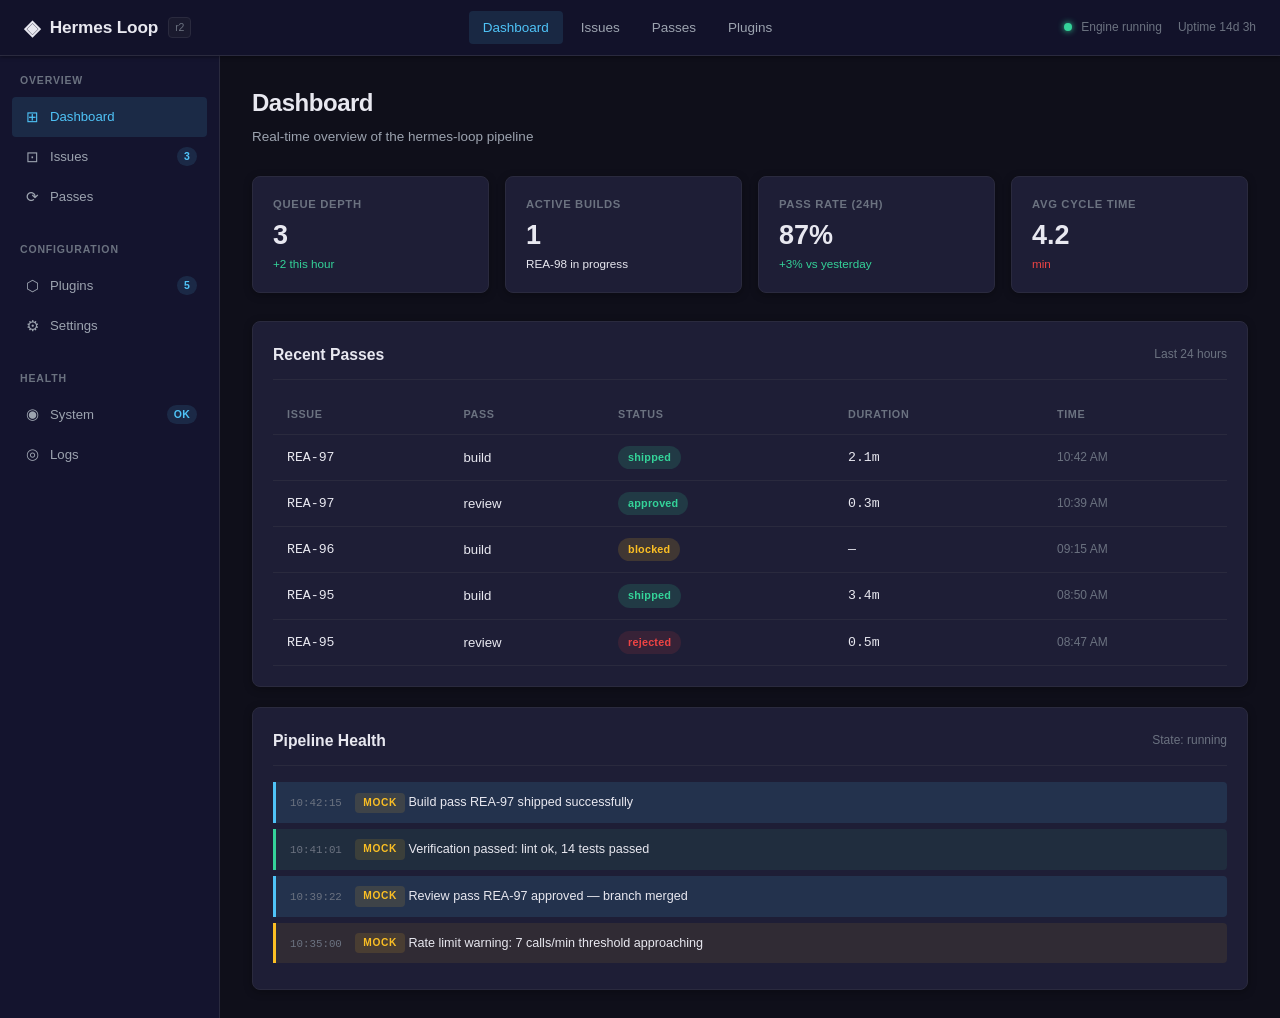
<file: webui/dashboard.html>
<!DOCTYPE html>
<html lang="en">
<head>
  <meta charset="UTF-8">
  <meta name="viewport" content="width=device-width, initial-scale=1.0">
  <title>Dashboard — Hermes Loop r2</title>
  <link rel="stylesheet" href="static/style.css">
</head>
<body>

<!-- Top Nav Bar -->
<nav class="top-nav">
  <a href="dashboard.html" class="nav-brand">
    <span class="logo">◈</span>
    Hermes Loop
    <span class="version">r2</span>
  </a>
  <div class="nav-links">
    <a href="dashboard.html" class="active">Dashboard</a>
    <a href="issues.html">Issues</a>
    <a href="passes.html">Passes</a>
    <a href="plugins.html">Plugins</a>
  </div>
  <div class="nav-status">
    <span><span class="status-dot"></span> Engine running</span>
    <span>Uptime 14d 3h</span>
  </div>
</nav>

<!-- Left Sidebar -->
<aside class="sidebar">
  <div class="sidebar-section">
    <div class="sidebar-label">Overview</div>
    <a href="dashboard.html" class="sidebar-link active">
      <span class="icon">⊞</span> Dashboard
    </a>
    <a href="issues.html" class="sidebar-link">
      <span class="icon">⊡</span> Issues
      <span class="badge" id="sidebar-open-count">3</span>
    </a>
    <a href="passes.html" class="sidebar-link">
      <span class="icon">⟳</span> Passes
    </a>
  </div>
  <div class="sidebar-section">
    <div class="sidebar-label">Configuration</div>
    <a href="plugins.html" class="sidebar-link">
      <span class="icon">⬡</span> Plugins
      <span class="badge" id="sidebar-plugin-count">5</span>
    </a>
    <a href="issues.html" class="sidebar-link">
      <span class="icon">⚙</span> Settings
    </a>
  </div>
  <div class="sidebar-section">
    <div class="sidebar-label">Health</div>
    <a href="dashboard.html" class="sidebar-link">
      <span class="icon">◉</span> System
      <span class="badge badge-success">OK</span>
    </a>
    <a href="passes.html" class="sidebar-link">
      <span class="icon">◎</span> Logs
    </a>
  </div>
</aside>

<!-- Main Content -->
<main class="main-content">
  <div class="page-header">
    <h1>Dashboard</h1>
    <p>Real-time overview of the hermes-loop pipeline</p>
  </div>

  <!-- Stats Grid -->
  <div class="stats-grid">
    <div class="stat-card">
      <div class="stat-label">Queue Depth</div>
      <div class="stat-value" id="queue-depth">3</div>
      <div class="stat-change up">+2 this hour</div>
    </div>
    <div class="stat-card">
      <div class="stat-label">Active Builds</div>
      <div class="stat-value" id="active-builds">1</div>
      <div class="stat-change">REA-98 in progress</div>
    </div>
    <div class="stat-card">
      <div class="stat-label">Pass Rate (24h)</div>
      <div class="stat-value" id="pass-rate">87%</div>
      <div class="stat-change up">+3% vs yesterday</div>
    </div>
    <div class="stat-card">
      <div class="stat-label">Avg Cycle Time</div>
      <div class="stat-value" id="cycle-time">4.2</div>
      <div class="stat-change down">min</div>
    </div>
  </div>

  <!-- Recent Activity -->
  <div class="card mb-md">
    <div class="card-header">
      <h2>Recent Passes</h2>
      <span class="card-subtitle" id="recent-passes-count">Last 24 hours</span>
    </div>
    <div class="table-wrap">
      <table>
        <thead>
          <tr>
            <th>Issue</th>
            <th>Pass</th>
            <th>Status</th>
            <th>Duration</th>
            <th>Time</th>
          </tr>
        </thead>
        <tbody id="recent-passes-tbody">
          <tr>
            <td class="mono">REA-97</td>
            <td>build</td>
            <td><span class="badge badge-success">shipped</span></td>
            <td class="mono">2.1m</td>
            <td class="text-muted text-sm">10:42 AM</td>
          </tr>
          <tr>
            <td class="mono">REA-97</td>
            <td>review</td>
            <td><span class="badge badge-success">approved</span></td>
            <td class="mono">0.3m</td>
            <td class="text-muted text-sm">10:39 AM</td>
          </tr>
          <tr>
            <td class="mono">REA-96</td>
            <td>build</td>
            <td><span class="badge badge-warning">blocked</span></td>
            <td class="mono">—</td>
            <td class="text-muted text-sm">09:15 AM</td>
          </tr>
          <tr>
            <td class="mono">REA-95</td>
            <td>build</td>
            <td><span class="badge badge-success">shipped</span></td>
            <td class="mono">3.4m</td>
            <td class="text-muted text-sm">08:50 AM</td>
          </tr>
          <tr>
            <td class="mono">REA-95</td>
            <td>review</td>
            <td><span class="badge badge-danger">rejected</span></td>
            <td class="mono">0.5m</td>
            <td class="text-muted text-sm">08:47 AM</td>
          </tr>
        </tbody>
      </table>
    </div>
  </div>

  <!-- Pipeline Health -->
  <div class="card">
    <div class="card-header">
      <h2>Pipeline Health</h2>
      <span class="card-subtitle" id="pipeline-state">State: running</span>
    </div>
    <div class="log-entry info">
      <span class="log-time">10:42:15</span>
      <span class="mock-label">mock</span>
      Build pass REA-97 shipped successfully
    </div>
    <div class="log-entry success">
      <span class="log-time">10:41:01</span>
      <span class="mock-label">mock</span>
      Verification passed: lint ok, 14 tests passed
    </div>
    <div class="log-entry info">
      <span class="log-time">10:39:22</span>
      <span class="mock-label">mock</span>
      Review pass REA-97 approved — branch merged
    </div>
    <div class="log-entry warn">
      <span class="log-time">10:35:00</span>
      <span class="mock-label">mock</span>
      Rate limit warning: 7 calls/min threshold approaching
    </div>
  </div>
</main>

</body>
</html>
</file>
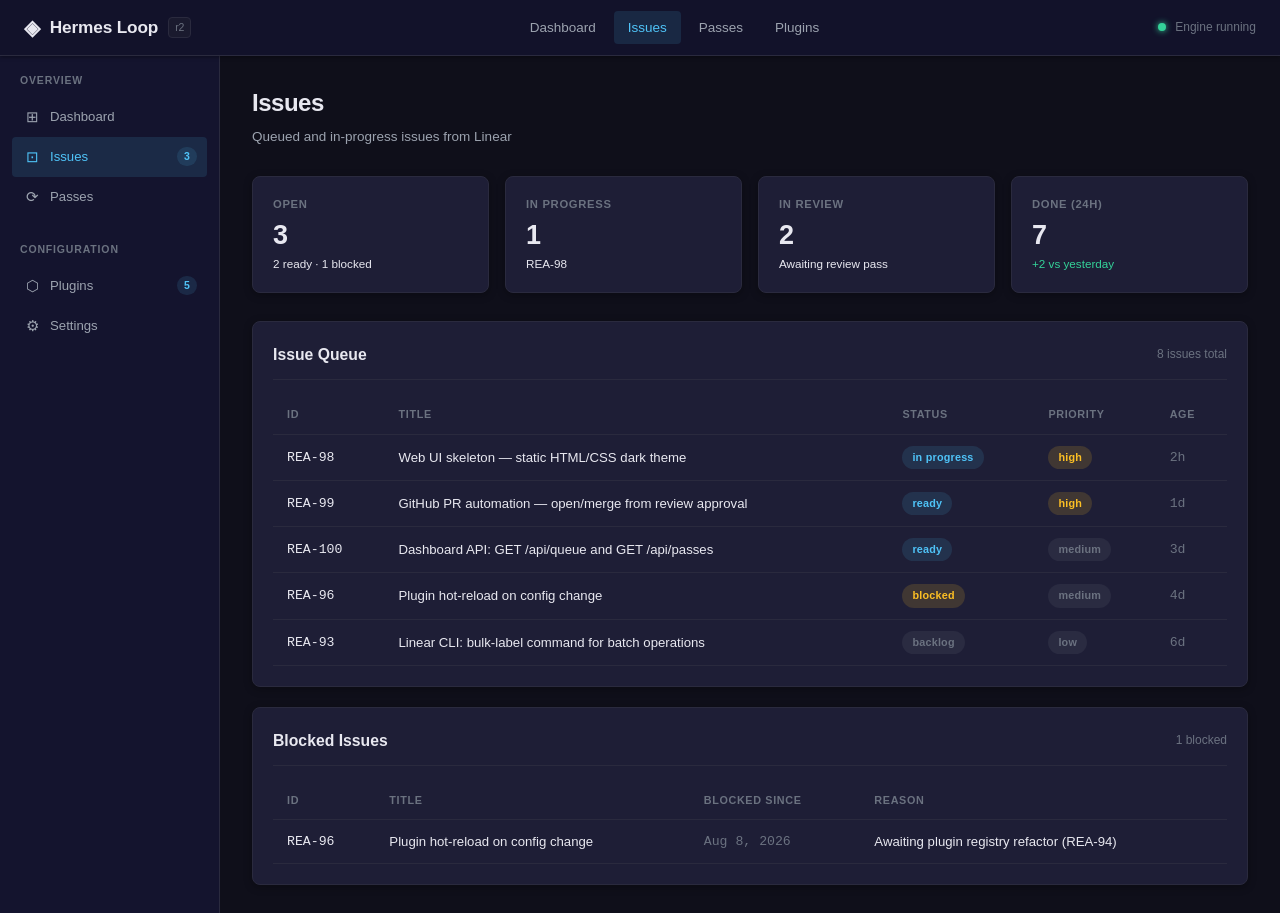
<file: webui/issues.html>
<!DOCTYPE html>
<html lang="en">
<head>
  <meta charset="UTF-8">
  <meta name="viewport" content="width=device-width, initial-scale=1.0">
  <title>Issues — Hermes Loop r2</title>
  <link rel="stylesheet" href="static/style.css">
</head>
<body>

<nav class="top-nav">
  <a href="dashboard.html" class="nav-brand">
    <span class="logo">◈</span>
    Hermes Loop
    <span class="version">r2</span>
  </a>
  <div class="nav-links">
    <a href="dashboard.html">Dashboard</a>
    <a href="issues.html" class="active">Issues</a>
    <a href="passes.html">Passes</a>
    <a href="plugins.html">Plugins</a>
  </div>
  <div class="nav-status">
    <span><span class="status-dot"></span> Engine running</span>
  </div>
</nav>

<aside class="sidebar">
  <div class="sidebar-section">
    <div class="sidebar-label">Overview</div>
    <a href="dashboard.html" class="sidebar-link">
      <span class="icon">⊞</span> Dashboard
    </a>
    <a href="issues.html" class="sidebar-link active">
      <span class="icon">⊡</span> Issues
      <span class="badge" id="sidebar-open-count">3</span>
    </a>
    <a href="passes.html" class="sidebar-link">
      <span class="icon">⟳</span> Passes
    </a>
  </div>
  <div class="sidebar-section">
    <div class="sidebar-label">Configuration</div>
    <a href="plugins.html" class="sidebar-link">
      <span class="icon">⬡</span> Plugins
      <span class="badge" id="sidebar-plugin-count">5</span>
    </a>
    <a href="issues.html" class="sidebar-link">
      <span class="icon">⚙</span> Settings
    </a>
  </div>
</aside>

<main class="main-content">
  <div class="page-header">
    <h1>Issues</h1>
    <p>Queued and in-progress issues from Linear</p>
  </div>

  <!-- Queue Stats -->
  <div class="stats-grid">
    <div class="stat-card">
      <div class="stat-label">Open</div>
      <div class="stat-value" id="open-count">3</div>
      <div class="stat-change">2 ready · 1 blocked</div>
    </div>
    <div class="stat-card">
      <div class="stat-label">In Progress</div>
      <div class="stat-value" id="in-progress-count">1</div>
      <div class="stat-change">REA-98</div>
    </div>
    <div class="stat-card">
      <div class="stat-label">In Review</div>
      <div class="stat-value" id="in-review-count">2</div>
      <div class="stat-change">Awaiting review pass</div>
    </div>
    <div class="stat-card">
      <div class="stat-label">Done (24h)</div>
      <div class="stat-value" id="done-count">7</div>
      <div class="stat-change up">+2 vs yesterday</div>
    </div>
  </div>

  <!-- Issue Queue Table -->
  <div class="card mb-md">
    <div class="card-header">
      <h2>Issue Queue</h2>
      <span class="card-subtitle" id="queue-total">8 issues total</span>
    </div>
    <div class="table-wrap">
      <table>
        <thead>
          <tr>
            <th>ID</th>
            <th>Title</th>
            <th>Status</th>
            <th>Priority</th>
            <th>Age</th>
          </tr>
        </thead>
        <tbody id="issues-tbody">
          <tr>
            <td class="mono">REA-98</td>
            <td>Web UI skeleton — static HTML/CSS dark theme</td>
            <td><span class="badge badge-info">in progress</span></td>
            <td><span class="badge badge-warning">high</span></td>
            <td class="text-muted mono">2h</td>
          </tr>
          <tr>
            <td class="mono">REA-99</td>
            <td>GitHub PR automation — open/merge from review approval</td>
            <td><span class="badge badge-info">ready</span></td>
            <td><span class="badge badge-warning">high</span></td>
            <td class="text-muted mono">1d</td>
          </tr>
          <tr>
            <td class="mono">REA-100</td>
            <td>Dashboard API: GET /api/queue and GET /api/passes</td>
            <td><span class="badge badge-info">ready</span></td>
            <td><span class="badge badge-muted">medium</span></td>
            <td class="text-muted mono">3d</td>
          </tr>
          <tr>
            <td class="mono">REA-96</td>
            <td>Plugin hot-reload on config change</td>
            <td><span class="badge badge-warning">blocked</span></td>
            <td><span class="badge badge-muted">medium</span></td>
            <td class="text-muted mono">4d</td>
          </tr>
          <tr>
            <td class="mono">REA-93</td>
            <td>Linear CLI: bulk-label command for batch operations</td>
            <td><span class="badge badge-muted">backlog</span></td>
            <td><span class="badge badge-muted">low</span></td>
            <td class="text-muted mono">6d</td>
          </tr>
        </tbody>
      </table>
    </div>
  </div>

  <!-- Blocked Issues -->
  <div class="card">
    <div class="card-header">
      <h2>Blocked Issues</h2>
      <span class="card-subtitle" id="blocked-count">1 blocked</span>
    </div>
    <div class="table-wrap">
      <table>
        <thead>
          <tr>
            <th>ID</th>
            <th>Title</th>
            <th>Blocked Since</th>
            <th>Reason</th>
          </tr>
        </thead>
        <tbody id="blocked-tbody">
          <tr>
            <td class="mono">REA-96</td>
            <td>Plugin hot-reload on config change</td>
            <td class="text-muted mono">Aug 8, 2026</td>
            <td>Awaiting plugin registry refactor (REA-94)</td>
          </tr>
        </tbody>
      </table>
    </div>
  </div>
</main>

</body>
</html>
</file>
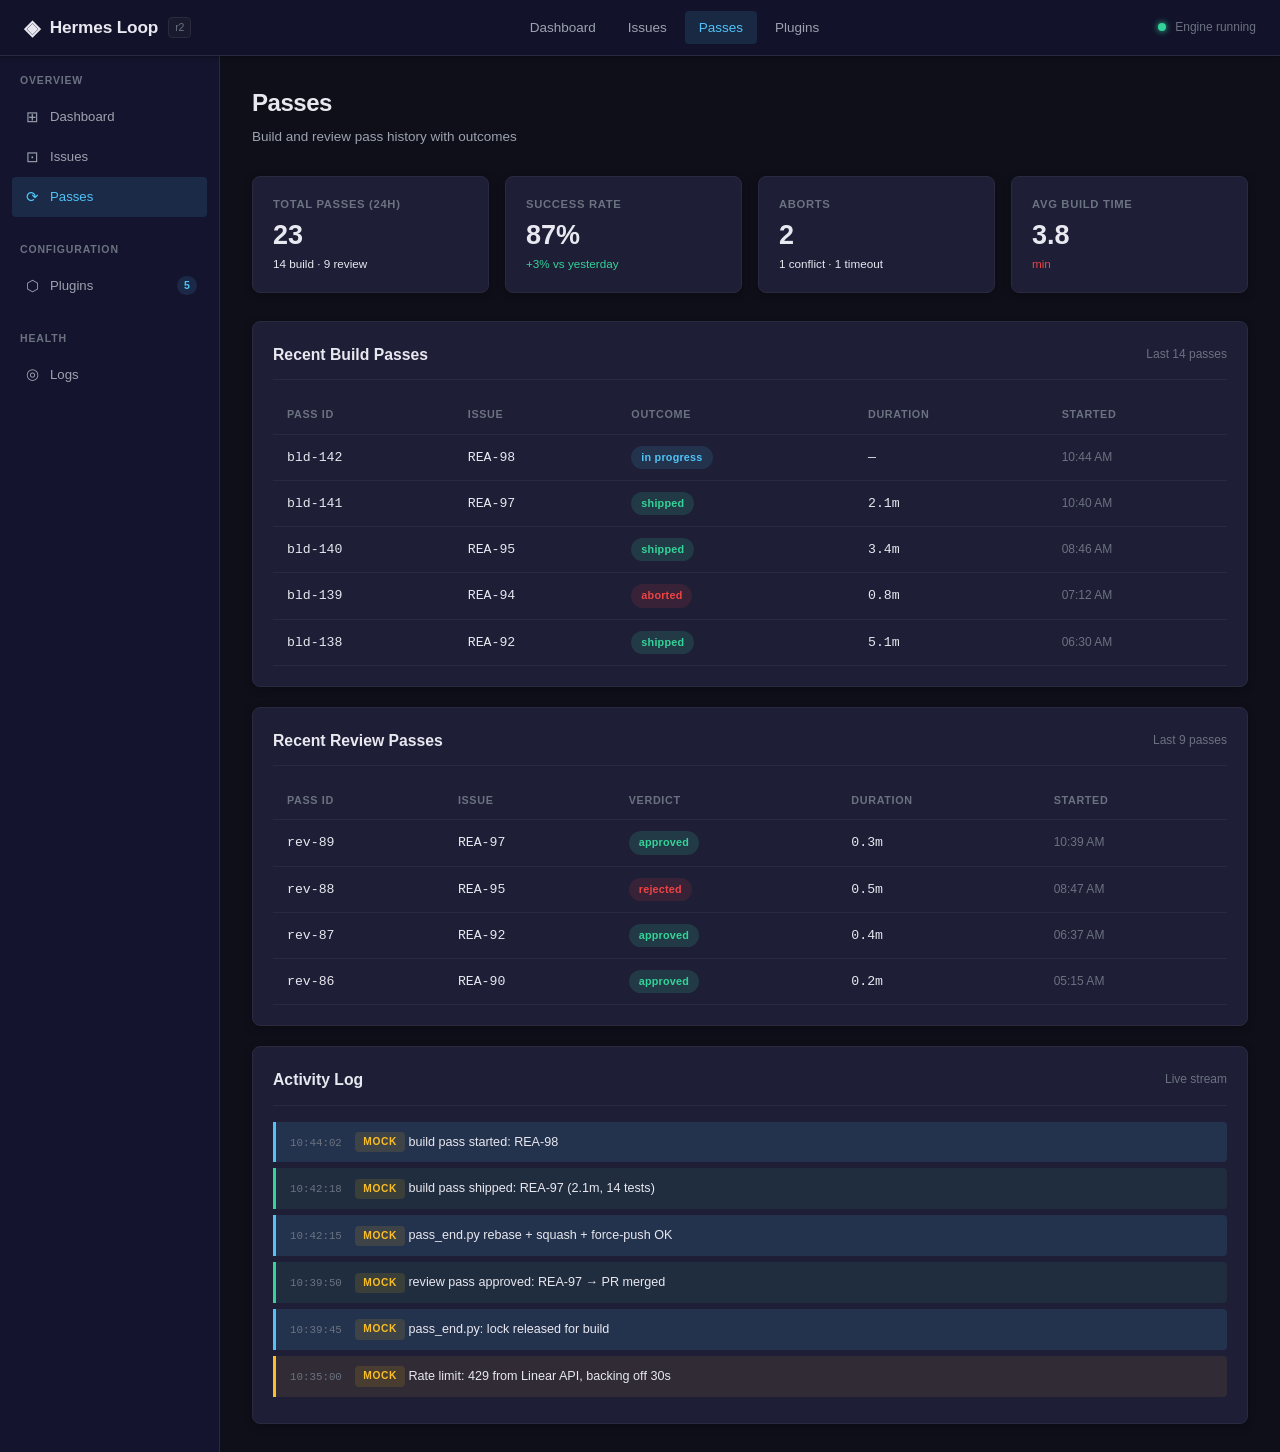
<file: webui/passes.html>
<!DOCTYPE html>
<html lang="en">
<head>
  <meta charset="UTF-8">
  <meta name="viewport" content="width=device-width, initial-scale=1.0">
  <title>Passes — Hermes Loop r2</title>
  <link rel="stylesheet" href="static/style.css">
</head>
<body>

<nav class="top-nav">
  <a href="dashboard.html" class="nav-brand">
    <span class="logo">◈</span>
    Hermes Loop
    <span class="version">r2</span>
  </a>
  <div class="nav-links">
    <a href="dashboard.html">Dashboard</a>
    <a href="issues.html">Issues</a>
    <a href="passes.html" class="active">Passes</a>
    <a href="plugins.html">Plugins</a>
  </div>
  <div class="nav-status">
    <span><span class="status-dot"></span> Engine running</span>
  </div>
</nav>

<aside class="sidebar">
  <div class="sidebar-section">
    <div class="sidebar-label">Overview</div>
    <a href="dashboard.html" class="sidebar-link">
      <span class="icon">⊞</span> Dashboard
    </a>
    <a href="issues.html" class="sidebar-link">
      <span class="icon">⊡</span> Issues
    </a>
    <a href="passes.html" class="sidebar-link active">
      <span class="icon">⟳</span> Passes
    </a>
  </div>
  <div class="sidebar-section">
    <div class="sidebar-label">Configuration</div>
    <a href="plugins.html" class="sidebar-link">
      <span class="icon">⬡</span> Plugins
      <span class="badge" id="sidebar-plugin-count">5</span>
    </a>
  </div>
  <div class="sidebar-section">
    <div class="sidebar-label">Health</div>
    <a href="passes.html" class="sidebar-link">
      <span class="icon">◎</span> Logs
    </a>
  </div>
</aside>

<main class="main-content">
  <div class="page-header">
    <h1>Passes</h1>
    <p>Build and review pass history with outcomes</p>
  </div>

  <!-- Pass Stats -->
  <div class="stats-grid">
    <div class="stat-card">
      <div class="stat-label">Total Passes (24h)</div>
      <div class="stat-value" id="total-passes">23</div>
      <div class="stat-change">14 build · 9 review</div>
    </div>
    <div class="stat-card">
      <div class="stat-label">Success Rate</div>
      <div class="stat-value" id="success-rate">87%</div>
      <div class="stat-change up">+3% vs yesterday</div>
    </div>
    <div class="stat-card">
      <div class="stat-label">Aborts</div>
      <div class="stat-value" id="abort-count">2</div>
      <div class="stat-change">1 conflict · 1 timeout</div>
    </div>
    <div class="stat-card">
      <div class="stat-label">Avg Build Time</div>
      <div class="stat-value" id="avg-build-time">3.8</div>
      <div class="stat-change down">min</div>
    </div>
  </div>

  <!-- Pass Log -->
  <div class="card mb-md">
    <div class="card-header">
      <h2>Recent Build Passes</h2>
      <span class="card-subtitle" id="build-passes-count">Last 14 passes</span>
    </div>
    <div class="table-wrap">
      <table>
        <thead>
          <tr>
            <th>Pass ID</th>
            <th>Issue</th>
            <th>Outcome</th>
            <th>Duration</th>
            <th>Started</th>
          </tr>
        </thead>
        <tbody id="build-passes-tbody">
          <tr>
            <td class="mono">bld-142</td>
            <td class="mono">REA-98</td>
            <td><span class="badge badge-info">in progress</span></td>
            <td class="mono">—</td>
            <td class="text-muted text-sm">10:44 AM</td>
          </tr>
          <tr>
            <td class="mono">bld-141</td>
            <td class="mono">REA-97</td>
            <td><span class="badge badge-success">shipped</span></td>
            <td class="mono">2.1m</td>
            <td class="text-muted text-sm">10:40 AM</td>
          </tr>
          <tr>
            <td class="mono">bld-140</td>
            <td class="mono">REA-95</td>
            <td><span class="badge badge-success">shipped</span></td>
            <td class="mono">3.4m</td>
            <td class="text-muted text-sm">08:46 AM</td>
          </tr>
          <tr>
            <td class="mono">bld-139</td>
            <td class="mono">REA-94</td>
            <td><span class="badge badge-danger">aborted</span></td>
            <td class="mono">0.8m</td>
            <td class="text-muted text-sm">07:12 AM</td>
          </tr>
          <tr>
            <td class="mono">bld-138</td>
            <td class="mono">REA-92</td>
            <td><span class="badge badge-success">shipped</span></td>
            <td class="mono">5.1m</td>
            <td class="text-muted text-sm">06:30 AM</td>
          </tr>
        </tbody>
      </table>
    </div>
  </div>

  <!-- Review Passes -->
  <div class="card mb-md">
    <div class="card-header">
      <h2>Recent Review Passes</h2>
      <span class="card-subtitle" id="review-passes-count">Last 9 passes</span>
    </div>
    <div class="table-wrap">
      <table>
        <thead>
          <tr>
            <th>Pass ID</th>
            <th>Issue</th>
            <th>Verdict</th>
            <th>Duration</th>
            <th>Started</th>
          </tr>
        </thead>
        <tbody id="review-passes-tbody">
          <tr>
            <td class="mono">rev-89</td>
            <td class="mono">REA-97</td>
            <td><span class="badge badge-success">approved</span></td>
            <td class="mono">0.3m</td>
            <td class="text-muted text-sm">10:39 AM</td>
          </tr>
          <tr>
            <td class="mono">rev-88</td>
            <td class="mono">REA-95</td>
            <td><span class="badge badge-danger">rejected</span></td>
            <td class="mono">0.5m</td>
            <td class="text-muted text-sm">08:47 AM</td>
          </tr>
          <tr>
            <td class="mono">rev-87</td>
            <td class="mono">REA-92</td>
            <td><span class="badge badge-success">approved</span></td>
            <td class="mono">0.4m</td>
            <td class="text-muted text-sm">06:37 AM</td>
          </tr>
          <tr>
            <td class="mono">rev-86</td>
            <td class="mono">REA-90</td>
            <td><span class="badge badge-success">approved</span></td>
            <td class="mono">0.2m</td>
            <td class="text-muted text-sm">05:15 AM</td>
          </tr>
        </tbody>
      </table>
    </div>
  </div>

  <!-- Pipeline Activity Log -->
  <div class="card">
    <div class="card-header">
      <h2>Activity Log</h2>
      <span class="card-subtitle" id="log-entries">Live stream</span>
    </div>
    <div class="log-entry info">
      <span class="log-time">10:44:02</span>
      <span class="mock-label">mock</span>
      build pass started: REA-98
    </div>
    <div class="log-entry success">
      <span class="log-time">10:42:18</span>
      <span class="mock-label">mock</span>
      build pass shipped: REA-97 (2.1m, 14 tests)
    </div>
    <div class="log-entry info">
      <span class="log-time">10:42:15</span>
      <span class="mock-label">mock</span>
      pass_end.py rebase + squash + force-push OK
    </div>
    <div class="log-entry success">
      <span class="log-time">10:39:50</span>
      <span class="mock-label">mock</span>
      review pass approved: REA-97 → PR merged
    </div>
    <div class="log-entry info">
      <span class="log-time">10:39:45</span>
      <span class="mock-label">mock</span>
      pass_end.py: lock released for build
    </div>
    <div class="log-entry warn">
      <span class="log-time">10:35:00</span>
      <span class="mock-label">mock</span>
      Rate limit: 429 from Linear API, backing off 30s
    </div>
  </div>
</main>

</body>
</html>
</file>
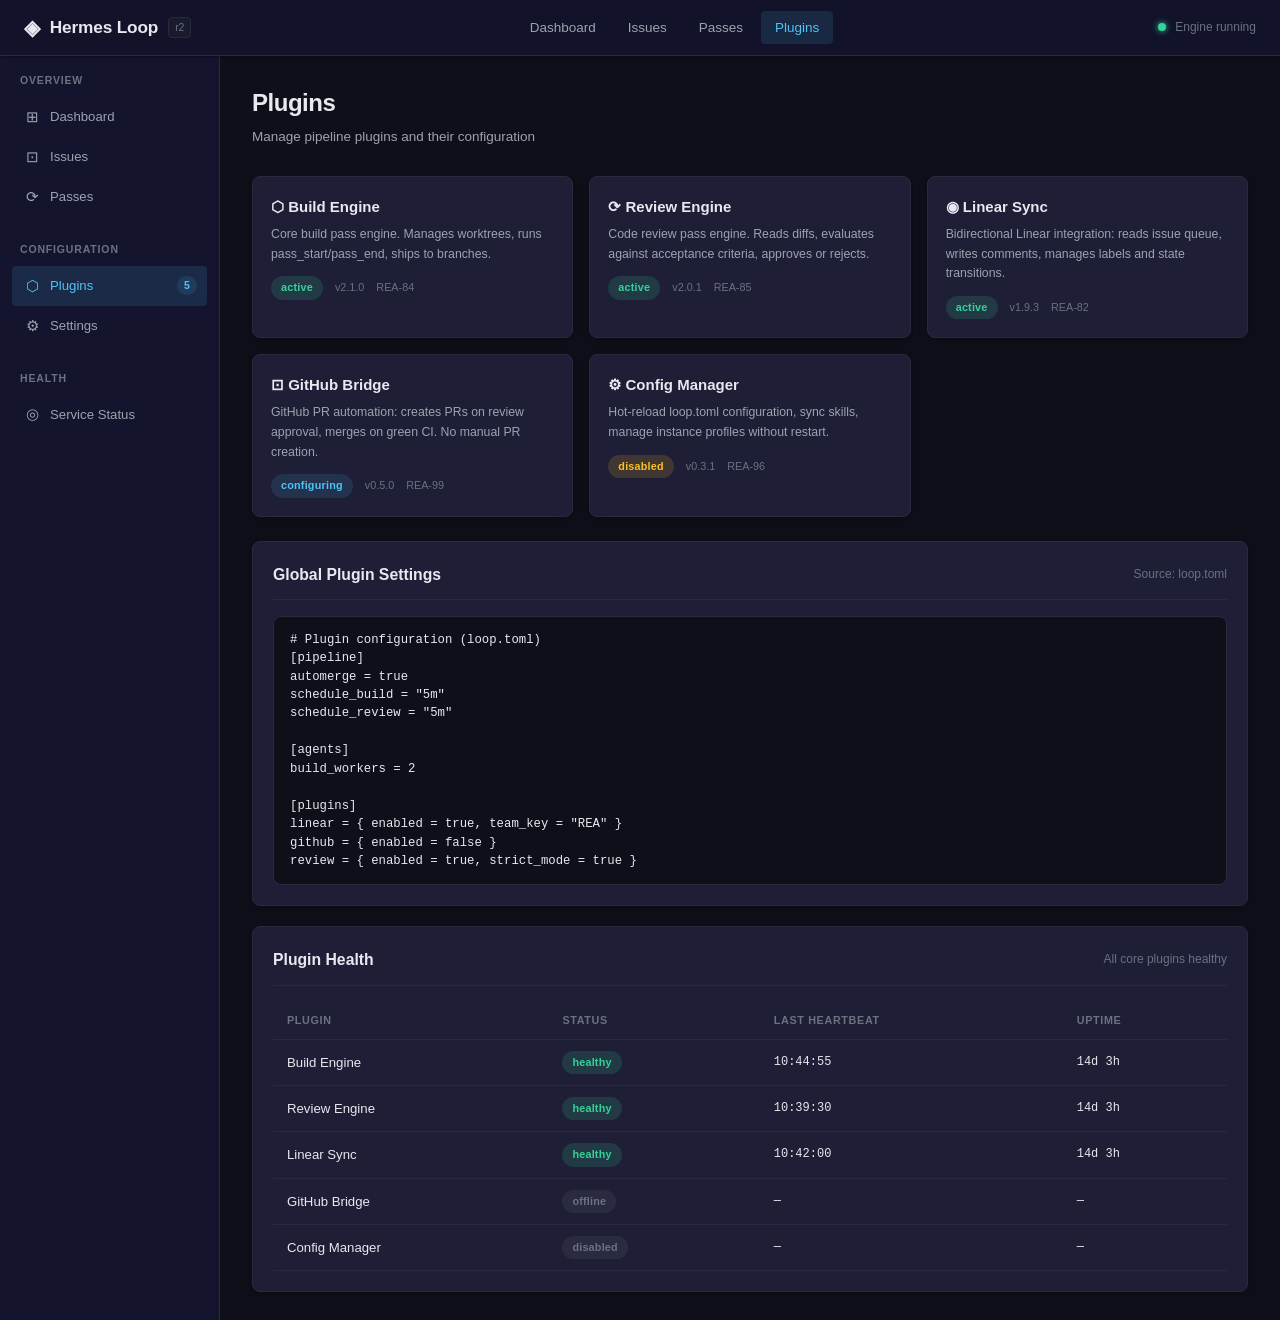
<file: webui/plugins.html>
<!DOCTYPE html>
<html lang="en">
<head>
  <meta charset="UTF-8">
  <meta name="viewport" content="width=device-width, initial-scale=1.0">
  <title>Plugins — Hermes Loop r2</title>
  <link rel="stylesheet" href="static/style.css">
</head>
<body>

<nav class="top-nav">
  <a href="dashboard.html" class="nav-brand">
    <span class="logo">◈</span>
    Hermes Loop
    <span class="version">r2</span>
  </a>
  <div class="nav-links">
    <a href="dashboard.html">Dashboard</a>
    <a href="issues.html">Issues</a>
    <a href="passes.html">Passes</a>
    <a href="plugins.html" class="active">Plugins</a>
  </div>
  <div class="nav-status">
    <span><span class="status-dot"></span> Engine running</span>
  </div>
</nav>

<aside class="sidebar">
  <div class="sidebar-section">
    <div class="sidebar-label">Overview</div>
    <a href="dashboard.html" class="sidebar-link">
      <span class="icon">⊞</span> Dashboard
    </a>
    <a href="issues.html" class="sidebar-link">
      <span class="icon">⊡</span> Issues
    </a>
    <a href="passes.html" class="sidebar-link">
      <span class="icon">⟳</span> Passes
    </a>
  </div>
  <div class="sidebar-section">
    <div class="sidebar-label">Configuration</div>
    <a href="plugins.html" class="sidebar-link active">
      <span class="icon">⬡</span> Plugins
      <span class="badge" id="sidebar-plugin-count">5</span>
    </a>
    <a href="issues.html" class="sidebar-link">
      <span class="icon">⚙</span> Settings
    </a>
  </div>
  <div class="sidebar-section">
    <div class="sidebar-label">Health</div>
    <a href="plugins.html" class="sidebar-link">
      <span class="icon">◎</span> Service Status
    </a>
  </div>
</aside>

<main class="main-content">
  <div class="page-header">
    <h1>Plugins</h1>
    <p>Manage pipeline plugins and their configuration</p>
  </div>

  <!-- Plugin Grid -->
  <div class="plugin-grid" id="plugin-grid">
    <div class="plugin-card">
      <h3>⬡ Build Engine</h3>
      <p class="plugin-desc">Core build pass engine. Manages worktrees, runs pass_start/pass_end, ships to branches.</p>
      <div class="plugin-meta">
        <span class="badge badge-success">active</span>
        <span>v2.1.0</span>
        <span class="text-muted">REA-84</span>
      </div>
    </div>

    <div class="plugin-card">
      <h3>⟳ Review Engine</h3>
      <p class="plugin-desc">Code review pass engine. Reads diffs, evaluates against acceptance criteria, approves or rejects.</p>
      <div class="plugin-meta">
        <span class="badge badge-success">active</span>
        <span>v2.0.1</span>
        <span class="text-muted">REA-85</span>
      </div>
    </div>

    <div class="plugin-card">
      <h3>◉ Linear Sync</h3>
      <p class="plugin-desc">Bidirectional Linear integration: reads issue queue, writes comments, manages labels and state transitions.</p>
      <div class="plugin-meta">
        <span class="badge badge-success">active</span>
        <span>v1.9.3</span>
        <span class="text-muted">REA-82</span>
      </div>
    </div>

    <div class="plugin-card">
      <h3>⊡ GitHub Bridge</h3>
      <p class="plugin-desc">GitHub PR automation: creates PRs on review approval, merges on green CI. No manual PR creation.</p>
      <div class="plugin-meta">
        <span class="badge badge-info">configuring</span>
        <span>v0.5.0</span>
        <span class="text-muted">REA-99</span>
      </div>
    </div>

    <div class="plugin-card">
      <h3>⚙ Config Manager</h3>
      <p class="plugin-desc">Hot-reload loop.toml configuration, sync skills, manage instance profiles without restart.</p>
      <div class="plugin-meta">
        <span class="badge badge-warning">disabled</span>
        <span>v0.3.1</span>
        <span class="text-muted">REA-96</span>
      </div>
    </div>
  </div>

  <!-- Plugin Config Section -->
  <div class="card mb-md" style="margin-top: 24px;">
    <div class="card-header">
      <h2>Global Plugin Settings</h2>
      <span class="card-subtitle" id="config-source">Source: loop.toml</span>
    </div>
    <pre># Plugin configuration (loop.toml)
[pipeline]
automerge = true
schedule_build = "5m"
schedule_review = "5m"

[agents]
build_workers = 2

[plugins]
linear = { enabled = true, team_key = "REA" }
github = { enabled = false }
review = { enabled = true, strict_mode = true }</pre>
  </div>

  <!-- Health -->
  <div class="card">
    <div class="card-header">
      <h2>Plugin Health</h2>
      <span class="card-subtitle" id="health-status">All core plugins healthy</span>
    </div>
    <div class="table-wrap">
      <table>
        <thead>
          <tr>
            <th>Plugin</th>
            <th>Status</th>
            <th>Last Heartbeat</th>
            <th>Uptime</th>
          </tr>
        </thead>
        <tbody id="health-tbody">
          <tr>
            <td>Build Engine</td>
            <td><span class="badge badge-success">healthy</span></td>
            <td class="mono text-sm">10:44:55</td>
            <td class="mono text-sm">14d 3h</td>
          </tr>
          <tr>
            <td>Review Engine</td>
            <td><span class="badge badge-success">healthy</span></td>
            <td class="mono text-sm">10:39:30</td>
            <td class="mono text-sm">14d 3h</td>
          </tr>
          <tr>
            <td>Linear Sync</td>
            <td><span class="badge badge-success">healthy</span></td>
            <td class="mono text-sm">10:42:00</td>
            <td class="mono text-sm">14d 3h</td>
          </tr>
          <tr>
            <td>GitHub Bridge</td>
            <td><span class="badge badge-muted">offline</span></td>
            <td class="mono text-sm">—</td>
            <td class="mono text-sm">—</td>
          </tr>
          <tr>
            <td>Config Manager</td>
            <td><span class="badge badge-muted">disabled</span></td>
            <td class="mono text-sm">—</td>
            <td class="mono text-sm">—</td>
          </tr>
        </tbody>
      </table>
    </div>
  </div>
</main>

</body>
</html>
</file>
<file: webui/static/style.css>
/* === Hermes Loop r2 — Dark Theme === */

:root {
  --bg-body: #0f0f1a;
  --bg-surface: #1a1a2e;
  --bg-nav: #12122a;
  --bg-sidebar: #14142e;
  --bg-card: #1e1e36;
  --bg-hover: #252545;
  --text-primary: #e8e8f0;
  --text-secondary: #9ca3af;
  --text-muted: #6b7280;
  --accent: #4fc3f7;
  --accent-hover: #29b6f6;
  --accent-dim: rgba(79, 195, 247, 0.12);
  --accent-glow: rgba(79, 195, 247, 0.25);
  --border: #2a2a3e;
  --border-light: #333355;
  --success: #34d399;
  --warning: #fbbf24;
  --danger: #ef4444;
  --danger-dim: rgba(239, 68, 68, 0.12);
  --radius: 8px;
  --radius-sm: 4px;
  --shadow: 0 2px 8px rgba(0, 0, 0, 0.3);
  --nav-height: 56px;
  --sidebar-width: 220px;
  --font-mono: 'SF Mono', 'Fira Code', 'Cascadia Code', 'Consolas', monospace;
  --font-sans: -apple-system, BlinkMacSystemFont, 'Segoe UI', Roboto, 'Helvetica Neue', Arial, sans-serif;
}

*, *::before, *::after {
  box-sizing: border-box;
  margin: 0;
  padding: 0;
}

html {
  font-size: 15px;
  -webkit-font-smoothing: antialiased;
  -moz-osx-font-smoothing: grayscale;
}

body {
  font-family: var(--font-sans);
  background: var(--bg-body);
  color: var(--text-primary);
  min-height: 100vh;
  display: grid;
  grid-template-columns: var(--sidebar-width) 1fr;
  grid-template-rows: var(--nav-height) 1fr;
  grid-template-areas:
    "nav    nav"
    "sidebar main";
  line-height: 1.6;
}

/* === Top Nav === */
.top-nav {
  grid-area: nav;
  background: var(--bg-nav);
  border-bottom: 1px solid var(--border);
  display: flex;
  align-items: center;
  justify-content: space-between;
  padding: 0 24px;
  position: sticky;
  top: 0;
  z-index: 100;
  box-shadow: 0 1px 4px rgba(0, 0, 0, 0.4);
}

.nav-brand {
  display: flex;
  align-items: center;
  gap: 10px;
  font-weight: 700;
  font-size: 1.15rem;
  color: var(--text-primary);
  text-decoration: none;
  letter-spacing: -0.01em;
}

.nav-brand .logo {
  font-size: 1.4rem;
}

.nav-brand .version {
  font-size: 0.7rem;
  color: var(--text-muted);
  font-weight: 400;
  background: var(--bg-surface);
  border: 1px solid var(--border);
  border-radius: var(--radius-sm);
  padding: 1px 6px;
}

.nav-links {
  display: flex;
  gap: 4px;
}

.nav-links a {
  color: var(--text-secondary);
  text-decoration: none;
  padding: 6px 14px;
  border-radius: var(--radius-sm);
  font-size: 0.9rem;
  font-weight: 500;
  transition: background 0.15s, color 0.15s;
}

.nav-links a:hover {
  background: var(--bg-hover);
  color: var(--text-primary);
}

.nav-links a.active {
  background: var(--accent-dim);
  color: var(--accent);
}

.nav-status {
  display: flex;
  align-items: center;
  gap: 16px;
  font-size: 0.8rem;
  color: var(--text-muted);
}

.status-dot {
  width: 8px;
  height: 8px;
  border-radius: 50%;
  background: var(--success);
  box-shadow: 0 0 6px var(--success);
  display: inline-block;
  margin-right: 6px;
}

/* === Sidebar === */
.sidebar {
  grid-area: sidebar;
  background: var(--bg-sidebar);
  border-right: 1px solid var(--border);
  padding: 16px 12px;
  overflow-y: auto;
}

.sidebar-section {
  margin-bottom: 24px;
}

.sidebar-label {
  font-size: 0.7rem;
  font-weight: 600;
  text-transform: uppercase;
  letter-spacing: 0.08em;
  color: var(--text-muted);
  padding: 0 8px;
  margin-bottom: 8px;
}

.sidebar-link {
  display: flex;
  align-items: center;
  gap: 8px;
  padding: 8px 10px;
  border-radius: var(--radius-sm);
  color: var(--text-secondary);
  text-decoration: none;
  font-size: 0.88rem;
  transition: background 0.15s, color 0.15s;
}

.sidebar-link:hover {
  background: var(--bg-hover);
  color: var(--text-primary);
}

.sidebar-link.active {
  background: var(--accent-dim);
  color: var(--accent);
}

.sidebar-link .icon {
  font-size: 1rem;
  width: 20px;
  text-align: center;
}

.sidebar-link .badge {
  margin-left: auto;
  background: var(--accent-dim);
  color: var(--accent);
  font-size: 0.7rem;
  font-weight: 600;
  padding: 1px 7px;
  border-radius: 999px;
}

/* === Main Content === */
.main-content {
  grid-area: main;
  padding: 28px 32px;
  overflow-y: auto;
}

.page-header {
  margin-bottom: 28px;
}

.page-header h1 {
  font-size: 1.6rem;
  font-weight: 700;
  letter-spacing: -0.02em;
  margin-bottom: 4px;
}

.page-header p {
  color: var(--text-secondary);
  font-size: 0.9rem;
}

/* === Cards === */
.card {
  background: var(--bg-card);
  border: 1px solid var(--border);
  border-radius: var(--radius);
  padding: 20px;
  box-shadow: var(--shadow);
}

.card-header {
  display: flex;
  align-items: center;
  justify-content: space-between;
  margin-bottom: 16px;
  padding-bottom: 12px;
  border-bottom: 1px solid var(--border);
}

.card-header h2 {
  font-size: 1.05rem;
  font-weight: 600;
}

.card-header .card-subtitle {
  font-size: 0.8rem;
  color: var(--text-muted);
}

/* === Stats Grid === */
.stats-grid {
  display: grid;
  grid-template-columns: repeat(auto-fit, minmax(200px, 1fr));
  gap: 16px;
  margin-bottom: 28px;
}

.stat-card {
  background: var(--bg-card);
  border: 1px solid var(--border);
  border-radius: var(--radius);
  padding: 18px 20px;
  box-shadow: var(--shadow);
}

.stat-card .stat-label {
  font-size: 0.75rem;
  font-weight: 600;
  text-transform: uppercase;
  letter-spacing: 0.06em;
  color: var(--text-muted);
  margin-bottom: 6px;
}

.stat-card .stat-value {
  font-size: 1.8rem;
  font-weight: 700;
  line-height: 1.2;
  color: var(--text-primary);
}

.stat-card .stat-change {
  font-size: 0.78rem;
  margin-top: 4px;
}

.stat-change.up { color: var(--success); }
.stat-change.down { color: var(--danger); }

/* === Table === */
.table-wrap {
  overflow-x: auto;
}

table {
  width: 100%;
  border-collapse: collapse;
  font-size: 0.88rem;
}

th {
  text-align: left;
  font-size: 0.72rem;
  font-weight: 700;
  text-transform: uppercase;
  letter-spacing: 0.06em;
  color: var(--text-muted);
  padding: 10px 14px;
  border-bottom: 1px solid var(--border);
}

td {
  padding: 11px 14px;
  border-bottom: 1px solid var(--border);
  color: var(--text-primary);
}

tr:hover td {
  background: var(--bg-hover);
}

/* === Status Badges === */
.badge {
  display: inline-block;
  font-size: 0.72rem;
  font-weight: 600;
  padding: 3px 10px;
  border-radius: 999px;
  letter-spacing: 0.02em;
}

.badge-success { background: rgba(52, 211, 153, 0.15); color: var(--success); }
.badge-warning { background: rgba(251, 191, 36, 0.15); color: var(--warning); }
.badge-danger  { background: var(--danger-dim); color: var(--danger); }
.badge-info    { background: var(--accent-dim); color: var(--accent); }
.badge-muted   { background: rgba(107, 114, 128, 0.15); color: var(--text-muted); }

/* === Code / Monospace === */
code, pre {
  font-family: var(--font-mono);
  font-size: 0.82rem;
}

pre {
  background: var(--bg-body);
  border: 1px solid var(--border);
  border-radius: var(--radius);
  padding: 14px 16px;
  overflow-x: auto;
  line-height: 1.5;
}

code {
  background: var(--bg-body);
  padding: 2px 6px;
  border-radius: var(--radius-sm);
}

/* === Plugin Grid === */
.plugin-grid {
  display: grid;
  grid-template-columns: repeat(auto-fill, minmax(280px, 1fr));
  gap: 16px;
}

.plugin-card {
  background: var(--bg-card);
  border: 1px solid var(--border);
  border-radius: var(--radius);
  padding: 18px;
  box-shadow: var(--shadow);
  transition: border-color 0.15s;
}

.plugin-card:hover {
  border-color: var(--border-light);
}

.plugin-card h3 {
  font-size: 1rem;
  font-weight: 600;
  margin-bottom: 6px;
}

.plugin-card .plugin-desc {
  font-size: 0.82rem;
  color: var(--text-secondary);
  margin-bottom: 12px;
}

.plugin-card .plugin-meta {
  display: flex;
  align-items: center;
  gap: 12px;
  font-size: 0.72rem;
  color: var(--text-muted);
}

/* === Pass Logs === */
.log-entry {
  padding: 10px 14px;
  border-left: 3px solid var(--border);
  margin-bottom: 6px;
  border-radius: 0 var(--radius-sm) var(--radius-sm) 0;
  font-size: 0.84rem;
}

.log-entry.info   { border-left-color: var(--accent); background: var(--accent-dim); }
.log-entry.success { border-left-color: var(--success); background: rgba(52, 211, 153, 0.08); }
.log-entry.warn   { border-left-color: var(--warning); background: rgba(251, 191, 36, 0.08); }
.log-entry.error  { border-left-color: var(--danger); background: var(--danger-dim); }

.log-time {
  font-family: var(--font-mono);
  font-size: 0.72rem;
  color: var(--text-muted);
  margin-right: 10px;
}

/* === Mock Data Highlight === */
.mock-label {
  display: inline-block;
  font-size: 0.68rem;
  font-weight: 600;
  text-transform: uppercase;
  letter-spacing: 0.06em;
  background: rgba(251, 191, 36, 0.12);
  color: var(--warning);
  padding: 2px 8px;
  border-radius: var(--radius-sm);
  vertical-align: middle;
}

/* === Utility === */
.flex { display: flex; }
.flex-between { display: flex; align-items: center; justify-content: space-between; }
.gap-sm { gap: 8px; }
.gap-md { gap: 16px; }
.mb-sm { margin-bottom: 12px; }
.mb-md { margin-bottom: 20px; }
.mb-lg { margin-bottom: 28px; }
.text-muted { color: var(--text-muted); }
.text-sm { font-size: 0.8rem; }
.mono { font-family: var(--font-mono); }

/* === Section divider === */
.section-title {
  font-size: 0.8rem;
  font-weight: 600;
  text-transform: uppercase;
  letter-spacing: 0.06em;
  color: var(--text-muted);
  margin-bottom: 12px;
}

/* === Horizontal Rule === */
hr {
  border: none;
  border-top: 1px solid var(--border);
  margin: 20px 0;
}

/* === Status Page (/) === */
.status-page {
  display: flex;
  grid-template-columns: none;
  grid-template-rows: none;
  grid-template-areas: none;
}

.status-main {
  display: flex;
  align-items: center;
  justify-content: center;
  min-height: 100vh;
  width: 100%;
  padding: 24px;
}

.status-card {
  max-width: 480px;
  width: 100%;
  text-align: center;
}

.status-card h1 {
  font-size: 1.3rem;
  font-weight: 700;
  margin-bottom: 20px;
  letter-spacing: -0.02em;
}

.status-row {
  display: flex;
  align-items: center;
  justify-content: center;
  gap: 12px;
  padding: 10px 0;
  border-top: 1px solid var(--border);
}

.status-row:first-of-type {
  border-top: none;
}

.status-dot-live {
  width: 10px;
  height: 10px;
  border-radius: 50%;
  background: var(--success);
  box-shadow: 0 0 8px var(--success);
  display: inline-block;
  animation: status-pulse 2s ease-in-out infinite;
}

@keyframes status-pulse {
  0%, 100% { opacity: 1; }
  50% { opacity: 0.4; }
}

.status-tagline {
  margin-top: 16px;
  font-size: 0.82rem;
  color: var(--text-muted);
  font-style: italic;
}

/* ==== Plugin Config Editor (REA-111) ==== */

.restart-notice {
  background: rgba(251, 191, 36, 0.12);
  border: 1px solid rgba(251, 191, 36, 0.25);
  border-radius: var(--radius);
  padding: 12px 16px;
  margin-bottom: 24px;
  display: flex;
  align-items: center;
  gap: 10px;
  font-size: 0.85rem;
  color: var(--warning);
}

.restart-icon {
  font-size: 1.1rem;
  flex-shrink: 0;
}

.plugin-editor-grid {
  display: flex;
  flex-direction: column;
  gap: 20px;
}

.plugin-editor-card {
  padding: 0;
  overflow: hidden;
}

.plugin-card-header {
  display: flex;
  align-items: center;
  justify-content: space-between;
  padding: 16px 20px;
  border-bottom: 1px solid var(--border);
  background: var(--bg-surface);
}

.plugin-card-header h3 {
  font-size: 1.05rem;
  font-weight: 600;
  margin: 0;
}

.plugin-card-body {
  padding: 20px;
}

.plugin-card-footer {
  display: flex;
  align-items: center;
  justify-content: space-between;
  padding: 14px 20px;
  border-top: 1px solid var(--border);
  background: var(--bg-surface);
}

.config-field {
  margin-bottom: 16px;
}

.config-field:last-child {
  margin-bottom: 0;
}

.config-label {
  display: flex;
  align-items: center;
  gap: 8px;
  font-size: 0.85rem;
  font-weight: 600;
  color: var(--text-primary);
  margin-bottom: 6px;
  font-family: var(--font-mono);
  font-size: 0.82rem;
}

.secret-badge {
  font-size: 0.65rem;
  font-weight: 600;
  text-transform: uppercase;
  letter-spacing: 0.05em;
  background: rgba(239, 68, 68, 0.15);
  color: var(--danger);
  padding: 1px 6px;
  border-radius: var(--radius-sm);
}

.field-desc {
  font-weight: 400;
  color: var(--text-muted);
  font-size: 0.75rem;
  font-family: var(--font-sans);
  margin-left: 4px;
}

.config-input {
  width: 100%;
  padding: 8px 12px;
  background: var(--bg-body);
  border: 1px solid var(--border);
  border-radius: var(--radius-sm);
  color: var(--text-primary);
  font-family: var(--font-mono);
  font-size: 0.85rem;
  transition: border-color 0.15s;
}

.config-input:focus {
  outline: none;
  border-color: var(--accent);
  box-shadow: 0 0 0 2px var(--accent-glow);
}

.input-group {
  display: flex;
  gap: 6px;
  align-items: stretch;
}

.input-group .config-input {
  flex: 1;
}

.reveal-btn {
  background: var(--bg-surface);
  border: 1px solid var(--border);
  border-radius: var(--radius-sm);
  color: var(--text-secondary);
  cursor: pointer;
  padding: 8px 10px;
  font-size: 0.9rem;
  transition: background 0.15s, color 0.15s;
  line-height: 1;
  flex-shrink: 0;
}

.reveal-btn:hover {
  background: var(--bg-hover);
  color: var(--text-primary);
}

/* Toggle switch */
.toggle-label {
  display: flex;
  align-items: center;
  gap: 10px;
  cursor: pointer;
}

.toggle-label input[type="checkbox"] {
  display: none;
}

.toggle-slider {
  width: 40px;
  height: 22px;
  background: var(--bg-body);
  border: 1px solid var(--border);
  border-radius: 11px;
  position: relative;
  transition: background 0.2s, border-color 0.2s;
  flex-shrink: 0;
}

.toggle-slider::after {
  content: '';
  position: absolute;
  top: 2px;
  left: 2px;
  width: 16px;
  height: 16px;
  background: var(--text-muted);
  border-radius: 50%;
  transition: transform 0.2s, background 0.2s;
}

.toggle-label input:checked + .toggle-slider {
  background: rgba(52, 211, 153, 0.2);
  border-color: var(--success);
}

.toggle-label input:checked + .toggle-slider::after {
  transform: translateX(18px);
  background: var(--success);
}

.toggle-text {
  font-size: 0.85rem;
  color: var(--text-secondary);
  font-family: var(--font-sans);
}

/* Save button */
.btn {
  padding: 8px 18px;
  border-radius: var(--radius-sm);
  font-size: 0.85rem;
  font-weight: 600;
  cursor: pointer;
  border: none;
  transition: background 0.15s, opacity 0.15s;
}

.btn:disabled {
  opacity: 0.5;
  cursor: not-allowed;
}

.btn-primary {
  background: var(--accent);
  color: #0f0f1a;
}

.btn-primary:hover:not(:disabled) {
  background: var(--accent-hover);
}

/* Save status messages */
.save-status {
  font-size: 0.82rem;
  font-weight: 500;
}

.save-dirty {
  color: var(--warning);
}

.save-success {
  color: var(--success);
}

.save-error {
  color: var(--danger);
}

.text-danger {
  color: var(--danger);
}

/* ===== RESPONSIVE (768px) ===== */
@media (max-width: 768px) {
  body {
    grid-template-columns: 1fr;
    grid-template-rows: var(--nav-height) auto 1fr;
    grid-template-areas:
      "nav"
      "sidebar"
      "main";
  }

  .sidebar {
    border-right: none;
    border-bottom: 1px solid var(--border);
    padding: 10px 12px;
  }

  .sidebar-section {
    display: inline-block;
    margin-bottom: 0;
    margin-right: 16px;
  }

  .sidebar-label {
    display: none;
  }

  .sidebar-link {
    display: inline-flex;
    padding: 6px 10px;
    font-size: 0.82rem;
  }

  .sidebar-link .badge {
    display: none;
  }

  .main-content {
    padding: 16px;
  }

  .nav-brand .version {
    display: none;
  }

  .nav-links a {
    padding: 6px 8px;
    font-size: 0.78rem;
  }

  .stats-grid {
    grid-template-columns: repeat(auto-fit, minmax(140px, 1fr));
    gap: 10px;
  }

  .stat-card .stat-value {
    font-size: 1.4rem;
  }

  .plugin-grid {
    grid-template-columns: 1fr;
  }

  .nav-status {
    display: none;
  }
}
</file>
